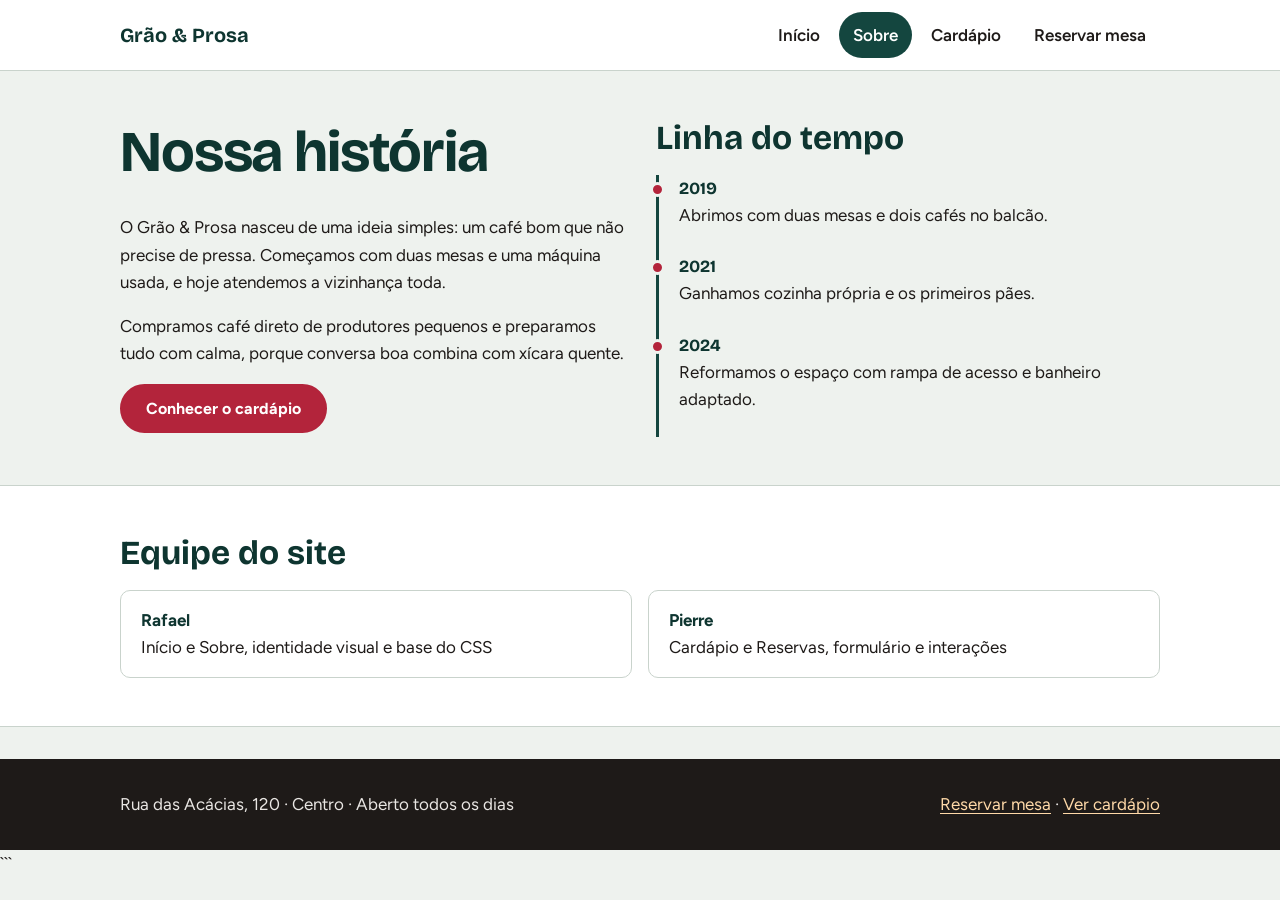
<file: sobre.html>
<!DOCTYPE html>
<html lang="pt-BR">
<head>
    <meta charset="UTF-8">
    <meta name="viewport" content="width=device-width, initial-scale=1">

    <title>Sobre | Café Grão &amp; Prosa</title>

    <meta
        name="description"
        content="Café Grão &amp; Prosa: café coado na hora, pães e doces artesanais."
    >

    <link rel="preconnect" href="https://fonts.googleapis.com">
    <link rel="preconnect" href="https://fonts.gstatic.com" crossorigin>

    <link
        href="https://fonts.googleapis.com/css2?family=Bricolage+Grotesque:wght@600;700&family=Figtree:wght@400;600;700;800&display=swap"
        rel="stylesheet"
    >

    <link rel="stylesheet" href="style.css">
</head>

<body>
    <a class="skip" href="#conteudo">Pular para o conteúdo</a>

    <header class="site-header">
        <div class="wrap">
            <a class="brand" href="index.html">Grão &amp; Prosa</a>

            <nav aria-label="Navegação principal">
                <ul class="nav">
                    <li><a href="index.html">Início</a></li>
                    <li>
                        <a href="sobre.html" aria-current="page">Sobre</a>
                    </li>
                    <li><a href="cardapio.html">Cardápio</a></li>
                    <li><a href="reservas.html">Reservar mesa</a></li>
                </ul>
            </nav>
        </div>
    </header>

    <main id="conteudo">
        <section>
            <div class="wrap split">
                <div>
                    <h1>Nossa história</h1>

                    <p>
                        O Grão &amp; Prosa nasceu de uma ideia simples:
                        um café bom que não precise de pressa. Começamos
                        com duas mesas e uma máquina usada, e hoje
                        atendemos a vizinhança toda.
                    </p>

                    <p>
                        Compramos café direto de produtores pequenos e
                        preparamos tudo com calma, porque conversa boa
                        combina com xícara quente.
                    </p>

                    <a class="btn" href="cardapio.html">
                        Conhecer o cardápio
                    </a>
                </div>

                <div>
                    <h2>Linha do tempo</h2>

                    <ol class="timeline">
                        <li>
                            <b>2019</b><br>
                            Abrimos com duas mesas e dois cafés no balcão.
                        </li>

                        <li>
                            <b>2021</b><br>
                            Ganhamos cozinha própria e os primeiros pães.
                        </li>

                        <li>
                            <b>2024</b><br>
                            Reformamos o espaço com rampa de acesso
                            e banheiro adaptado.
                        </li>
                    </ol>
                </div>
            </div>
        </section>

        <section class="hours">
            <div class="wrap">
                <h2>Equipe do site</h2>

                <ul class="team">
                    <li>
                        <span>Rafael</span>
                        Início e Sobre, identidade visual e base do CSS
                    </li>

                    <li>
                        <span>Pierre</span>
                        Cardápio e Reservas, formulário e interações
                    </li>
                </ul>
            </div>
        </section>
    </main>

    <footer class="site-footer">
        <div class="wrap">
            <p>Rua das Acácias, 120 · Centro · Aberto todos os dias</p>

            <p>
                <a href="reservas.html">Reservar mesa</a>
                ·
                <a href="cardapio.html">Ver cardápio</a>
            </p>
        </div>
    </footer>
</body>
</html>
```
</file>
<file: style.css>
:root {
    --bg: #EEF2EE;
    --surface: #FFFFFF;
    --ink: #1E1A18;
    --muted: #4C5652;
    --green: #14463F;
    --green-dark: #0E3530;
    --cherry: #B3243B;
    --line: #C9D3CC;
    --radius: 10px;
    --max: 1080px;
}

*, *::before, *::after {
    box-sizing: border-box;
}

html {
    scroll-behavior: smooth;
}

body {
    margin: 0;
    background: var(--bg);
    color: var(--ink);
    font: 1.0625rem/1.6 "Figtree", system-ui, -apple-system, "Segoe UI", sans-serif;
}

h1, h2, h3 {
    font-family: "Bricolage Grotesque", "Figtree", system-ui, sans-serif;
    line-height: 1.15;
    margin: 0 0 0.5em;
    color: var(--green-dark);
}

h1 {
    font-size: clamp(2.1rem, 6vw, 3.6rem);
    letter-spacing: -0.02em;
}

h2 {
    font-size: clamp(1.5rem, 3.5vw, 2.1rem);
}

h3 {
    font-size: 1.2rem;
}

p {
    margin: 0 0 1em;
    max-width: 65ch;
}

a {
    color: var(--cherry);
    text-underline-offset: 3px;
}

a:hover {
    color: var(--green-dark);
}

:focus-visible {
    outline: 3px solid var(--cherry);
    outline-offset: 3px;
    border-radius: 4px;
}

.skip {
    position: absolute;
    left: 1rem;
    top: -4rem;
    background: var(--ink);
    color: #FFFFFF;
    padding: 0.7rem 1rem;
    border-radius: var(--radius);
    z-index: 20;
}

.skip:focus {
    top: 1rem;
}

.wrap {
    max-width: var(--max);
    margin: 0 auto;
    padding: 0 1.25rem;
}

section {
    padding: 3rem 0;
}

.muted {
    color: var(--muted);
}

.site-header {
    background: var(--surface);
    border-bottom: 1px solid var(--line);
    position: sticky;
    top: 0;
    z-index: 10;
}

.site-header .wrap {
    display: flex;
    flex-wrap: wrap;
    align-items: center;
    justify-content: space-between;
    gap: 0.5rem 1.5rem;
    padding-top: 0.75rem;
    padding-bottom: 0.75rem;
}

.brand {
    font: 700 1.25rem "Bricolage Grotesque", sans-serif;
    color: var(--green-dark);
    text-decoration: none;
}

.nav {
    display: flex;
    flex-wrap: wrap;
    gap: 0.25rem;
    list-style: none;
    margin: 0;
    padding: 0;
}

.nav a {
    display: block;
    padding: 0.6rem 0.9rem;
    min-height: 44px;
    border-radius: 999px;
    color: var(--ink);
    text-decoration: none;
    font-weight: 600;
}

.nav a:hover {
    background: var(--bg);
}

.nav a[aria-current="page"] {
    background: var(--green);
    color: #FFFFFF;
}

.btn {
    display: inline-block;
    min-height: 48px;
    padding: 0.8rem 1.5rem;
    border-radius: 999px;
    background: var(--cherry);
    color: #FFFFFF;
    font: 700 1rem "Figtree", sans-serif;
    text-decoration: none;
    border: 2px solid var(--cherry);
    cursor: pointer;
    transition: background 0.2s, color 0.2s, border-color 0.2s;
}

.btn:hover {
    background: #8F1C2F;
    border-color: #8F1C2F;
    color: #FFFFFF;
}

.btn.ghost {
    background: transparent;
    color: #FFFFFF;
    border-color: #FFFFFF;
}

.btn.ghost:hover {
    background: #FFFFFF;
    color: var(--green-dark);
}

.actions {
    display: flex;
    flex-wrap: wrap;
    gap: 0.75rem;
    margin-top: 1.5rem;
}

.hero {
    background: var(--green);
    color: #FFFFFF;
    padding: 3.5rem 0;
}

.hero h1 {
    color: #FFFFFF;
}

.hero p {
    font-size: 1.15rem;
    color: #E3EEE9;
}

.hero .wrap {
    display: grid;
    gap: 2.5rem;
    align-items: center;
}

.board {
    background: var(--green-dark);
    border: 2px dashed #8FB5AA;
    border-radius: var(--radius);
    padding: 1.5rem;
}

.board h2 {
    color: #FFFFFF;
    font-size: 1.3rem;
}

.board ul {
    list-style: none;
    margin: 0;
    padding: 0;
}

.board li {
    display: flex;
    justify-content: space-between;
    gap: 1rem;
    padding: 0.6rem 0;
    border-bottom: 1px solid #2F6158;
}

.board li:last-child {
    border: 0;
}

.board strong {
    color: #FFD9A8;
    white-space: nowrap;
}

.points {
    list-style: none;
    margin: 0;
    padding: 0;
    display: grid;
    gap: 1.5rem;
}

.points li {
    border-left: 4px solid var(--cherry);
    padding-left: 1rem;
}

.points p {
    margin: 0;
}

.hours {
    background: var(--surface);
    border-top: 1px solid var(--line);
    border-bottom: 1px solid var(--line);
}

.hours dl {
    display: grid;
    grid-template-columns: auto 1fr;
    gap: 0.4rem 2rem;
    margin: 0;
}

.hours dt {
    font-weight: 700;
}

.hours dd {
    margin: 0;
}

.split {
    display: grid;
    gap: 2rem;
}

.timeline {
    list-style: none;
    margin: 0;
    padding: 0;
    border-left: 3px solid var(--green);
}

.timeline li {
    padding: 0 0 1.5rem 1.25rem;
    position: relative;
}

.timeline li::before {
    content: "";
    position: absolute;
    left: -9px;
    top: 0.45rem;
    width: 15px;
    height: 15px;
    border-radius: 50%;
    background: var(--cherry);
    border: 3px solid var(--bg);
}

.timeline b {
    font-family: "Bricolage Grotesque", sans-serif;
    color: var(--green-dark);
}

.team {
    display: grid;
    gap: 1rem;
    list-style: none;
    padding: 0;
    margin: 0;
}

.team li {
    background: var(--surface);
    border: 1px solid var(--line);
    border-radius: var(--radius);
    padding: 1rem 1.25rem;
}

.team span {
    display: block;
    font-weight: 700;
    color: var(--green-dark);
}

.page-head {
    background: var(--surface);
    border-bottom: 1px solid var(--line);
    padding: 2.5rem 0 1.5rem;
}

.page-head p {
    margin: 0;
    color: var(--muted);
}

.site-footer {
    background: var(--ink);
    color: #E9E6E3;
    padding: 2rem 0;
    margin-top: 2rem;
}

.site-footer a {
    color: #FFD9A8;
}

.site-footer .wrap {
    display: grid;
    gap: 1rem;
}

.site-footer p {
    margin: 0;
}

@media (min-width: 760px) {
    .hero .wrap {
        grid-template-columns: 1.2fr 1fr;
    }

    .points {
        grid-template-columns: repeat(3, 1fr);
    }

    .split {
        grid-template-columns: 1fr 1fr;
        align-items: start;
    }

    .team {
        grid-template-columns: repeat(2, 1fr);
    }

    .site-footer .wrap {
        grid-template-columns: 1fr auto;
        align-items: center;
    }
}

@media (prefers-reduced-motion: reduce) {
    html {
        scroll-behavior: auto;
    }

    *, *::before, *::after {
        transition: none !important;
    }
}
</file>
